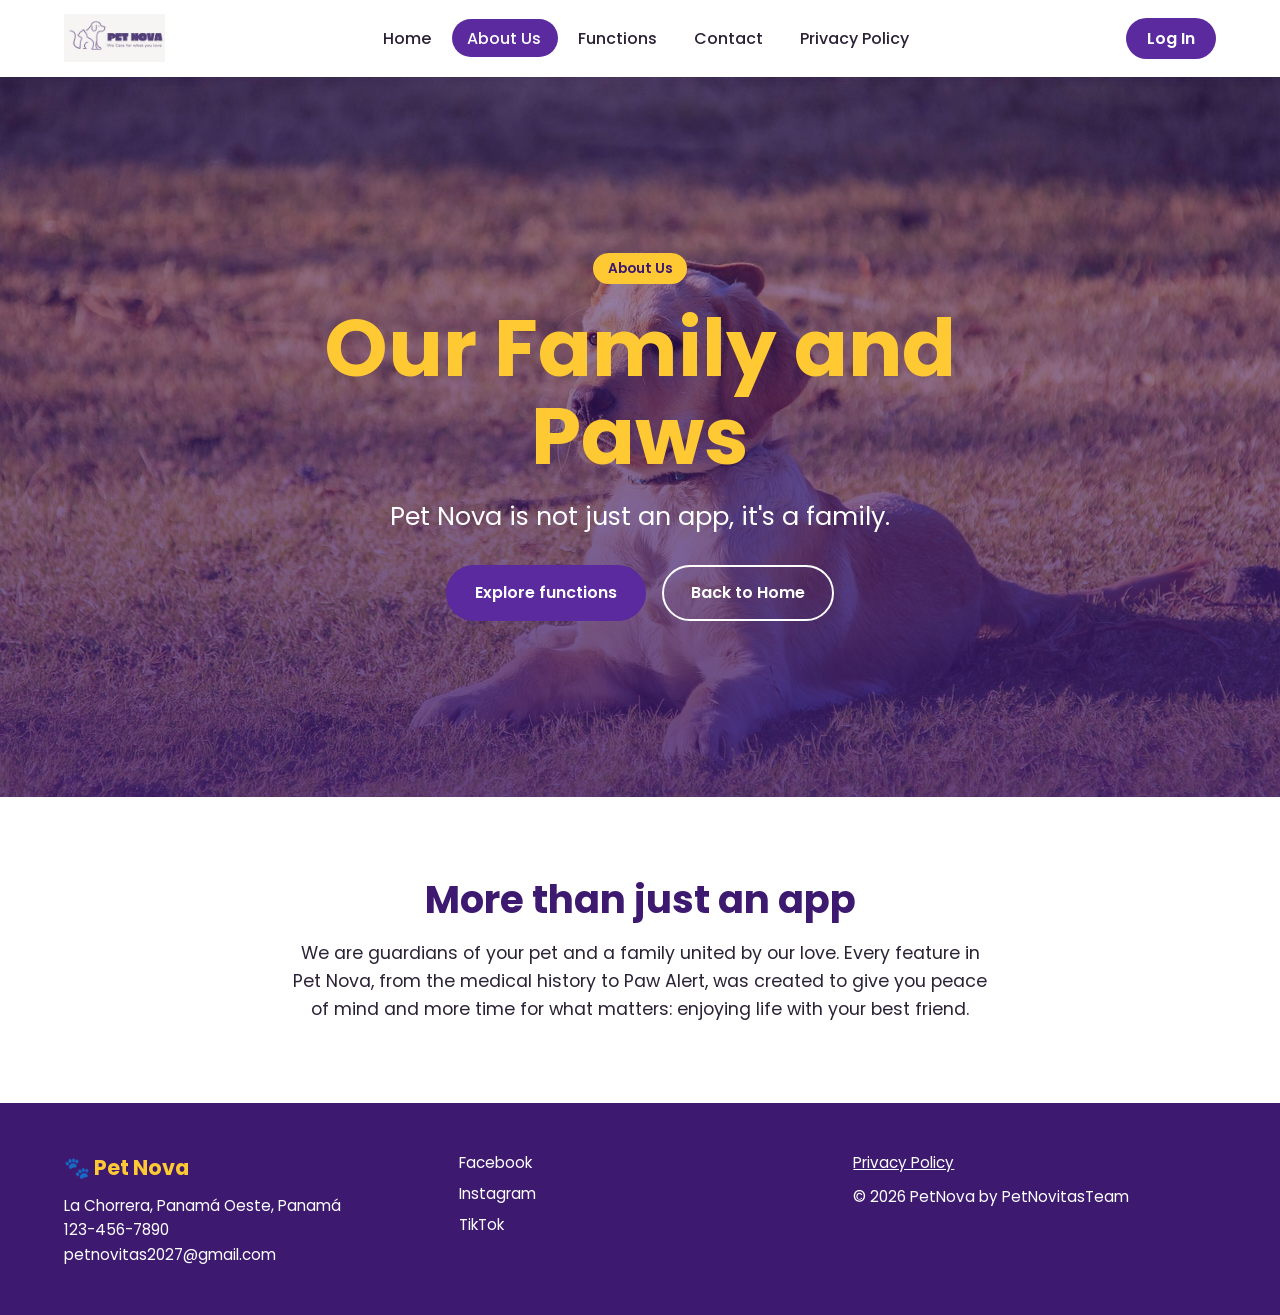
<file: Papita/about-us.html>
<!DOCTYPE html>
<html lang="es">
<head>
    <meta charset="UTF-8">
    <meta name="viewport" content="width=device-width, initial-scale=1.0">
    <meta name="description" content="Pet Nova no es solo una app, es una familia.">
    <title>About Us | Pet Nova</title>
    <link rel="icon" href="img/a.png">
    <link rel="preconnect" href="https://fonts.googleapis.com">
    <link rel="preconnect" href="https://fonts.gstatic.com" crossorigin>
    <link href="https://fonts.googleapis.com/css2?family=Poppins:wght@400;500;600;700&display=swap" rel="stylesheet">
    <link rel="stylesheet" href="css/about-us.css">
</head>
<body>

    <!-- Barra de navegación -->
    <header class="navbar">
        <a href="index.html" class="brand"><img class="brand-logo" src="img/logo.jpg" alt="Pet Nova" width="962" height="458"></a>

        <nav aria-label="Navegación principal">
            <ul>
                <li><a href="index.html">Home</a></li>
                <li><a href="about-us.html" aria-current="page">About Us</a></li>
                <li><a href="functions.html">Functions</a></li>
                <li><a href="contact.html">Contact</a></li>
                <li><a href="privacy-policy.html">Privacy Policy</a></li>
                <li class="nav-cursor" aria-hidden="true"></li>
            </ul>
        </nav>

        <a href="https://nova-p-git-main-pet-nova.vercel.app/" class="login-btn" target="_blank" rel="noopener">Log In</a>
    </header>

    <main>
        <!-- Hero: familia con perro -->
        <section class="family-hero">
            <img class="family-hero-img" src="img/home.jpg"
                 alt="Un perro descansando en el jardín"
                 onerror="this.style.visibility='hidden'">
            <div class="family-hero-text">
                <span class="badge">About Us</span>
                <h1>Our Family and Paws</h1>
                <p>Pet Nova is not just an app, it's a family.</p>
                <div class="hero-buttons">
                    <a href="functions.html" class="btn btn-primary">Explore functions</a>
                    <a href="index.html" class="btn btn-light">Back to Home</a>
                </div>
            </div>
        </section>

        <!-- Nuestra historia -->
        <section class="family-story">
            <h2>More than just an app</h2>
            <p>We are guardians of your pet and a family united by our love. Every feature in Pet Nova, from the medical history to Paw Alert, was created to give you peace of mind and more time for what matters: enjoying life with your best friend.</p>
        </section>
    </main>

    <!-- Pie de página -->
    <footer>
        <div class="footer-info">
            <a href="index.html" class="brand">&#128062; Pet Nova</a>
            <p>La Chorrera, Panamá Oeste, Panamá</p>
            <p>123-456-7890<br>petnovitas2027@gmail.com</p>
        </div>
        <ul class="social">
            <li><a href="http://www.facebook.com" target="_blank" rel="noopener">Facebook</a></li>
            <li><a href="http://www.instagram.com" target="_blank" rel="noopener">Instagram</a></li>
            <li><a href="http://www.tiktok.com" target="_blank" rel="noopener">TikTok</a></li>
        </ul>
        <div class="footer-legal">
            <a href="privacy-policy.html">Privacy Policy</a>
            <p>&copy; 2026 PetNova by PetNovitasTeam</p>
        </div>
    </footer>

    <script src="js/about-us.js"></script>

</body>
</html>
</file>
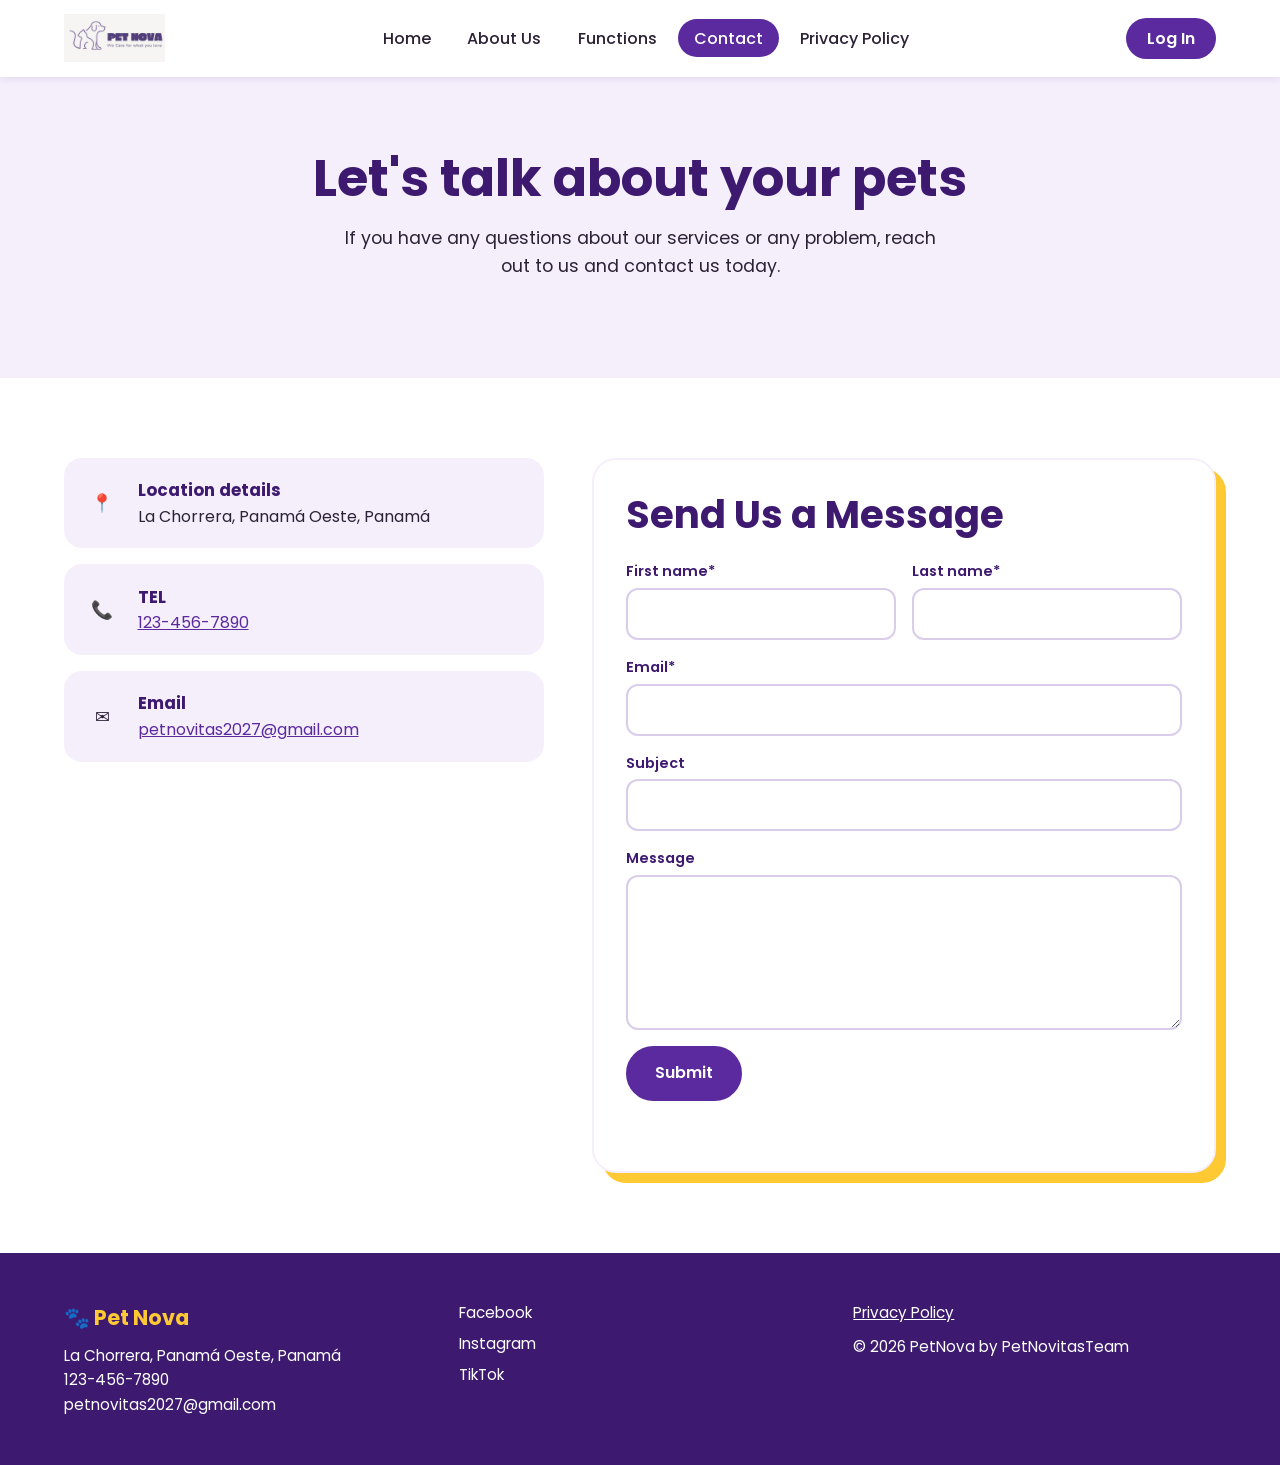
<file: Papita/contact.html>
<!DOCTYPE html>
<html lang="es">
<head>
    <meta charset="UTF-8">
    <meta name="viewport" content="width=device-width, initial-scale=1.0">
    <meta name="description" content="Contacta al equipo de Pet Nova: dirección, teléfono, correo y formulario de mensaje.">
    <title>Contact | Pet Nova</title>
    <link rel="icon" href="img/a.png">
    <link rel="preconnect" href="https://fonts.googleapis.com">
    <link rel="preconnect" href="https://fonts.gstatic.com" crossorigin>
    <link href="https://fonts.googleapis.com/css2?family=Poppins:wght@400;500;600;700&display=swap" rel="stylesheet">
    <link rel="stylesheet" href="css/contact.css">
</head>
<body>

    <!-- Barra de navegación -->
    <header class="navbar">
        <a href="index.html" class="brand"><img class="brand-logo" src="img/logo.jpg" alt="Pet Nova" width="962" height="458"></a>

        <nav aria-label="Navegación principal">
            <ul>
                <li><a href="index.html">Home</a></li>
                <li><a href="about-us.html">About Us</a></li>
                <li><a href="functions.html">Functions</a></li>
                <li><a href="contact.html" aria-current="page">Contact</a></li>
                <li><a href="privacy-policy.html">Privacy Policy</a></li>
                <li class="nav-cursor" aria-hidden="true"></li>
            </ul>
        </nav>

        <a href="https://nova-p-git-main-pet-nova.vercel.app/" class="login-btn" target="_blank" rel="noopener">Log In</a>
    </header>

    <main>
        <!-- Hero -->
        <section class="page-hero">
            <h1>Let's talk about your pets</h1>
            <p>If you have any questions about our services or any problem, reach out to us and contact us today.</p>
        </section>

        <section class="contact-grid">
            <div class="info-list">
                <article class="info-card"><span class="place-icon" aria-hidden="true">&#128205;</span><div><h3>Location details</h3><p>La Chorrera, Panamá Oeste, Panamá</p></div></article>
                <article class="info-card"><span class="place-icon" aria-hidden="true">&#128222;</span><div><h3>TEL</h3><p><a href="tel:1234567890">123-456-7890</a></p></div></article>
                <article class="info-card"><span class="place-icon" aria-hidden="true">&#9993;</span><div><h3>Email</h3><p><a href="mailto:petnovitas2027@gmail.com">petnovitas2027@gmail.com</a></p></div></article>
            </div>

            <form id="contact-form" class="contact-form" novalidate>
                <h2>Send Us a Message</h2>
                <div class="form-row">
                    <div class="field">
                        <label for="first-name">First name*</label>
                        <input id="first-name" name="first-name" type="text" autocomplete="given-name" required>
                    </div>
                    <div class="field">
                        <label for="last-name">Last name*</label>
                        <input id="last-name" name="last-name" type="text" autocomplete="family-name" required>
                    </div>
                </div>
                <div class="field">
                    <label for="email">Email*</label>
                    <input id="email" name="email" type="email" autocomplete="email" required>
                </div>
                <div class="field">
                    <label for="subject">Subject</label>
                    <input id="subject" name="subject" type="text">
                </div>
                <div class="field">
                    <label for="message">Message</label>
                    <textarea id="message" name="message" rows="5"></textarea>
                </div>
                <button type="submit" class="btn btn-primary">Submit</button>
                <p class="form-status" role="status" aria-live="polite"></p>
            </form>
        </section>
    </main>

    <!-- Pie de página -->
    <footer>
        <div class="footer-info">
            <a href="index.html" class="brand">&#128062; Pet Nova</a>
            <p>La Chorrera, Panamá Oeste, Panamá</p>
            <p>123-456-7890<br>petnovitas2027@gmail.com</p>
        </div>
        <ul class="social">
            <li><a href="http://www.facebook.com" target="_blank" rel="noopener">Facebook</a></li>
            <li><a href="http://www.instagram.com" target="_blank" rel="noopener">Instagram</a></li>
            <li><a href="http://www.tiktok.com" target="_blank" rel="noopener">TikTok</a></li>
        </ul>
        <div class="footer-legal">
            <a href="privacy-policy.html">Privacy Policy</a>
            <p>&copy; 2026 PetNova by PetNovitasTeam</p>
        </div>
    </footer>

    <script src="js/contact.js"></script>

</body>
</html>
</file>
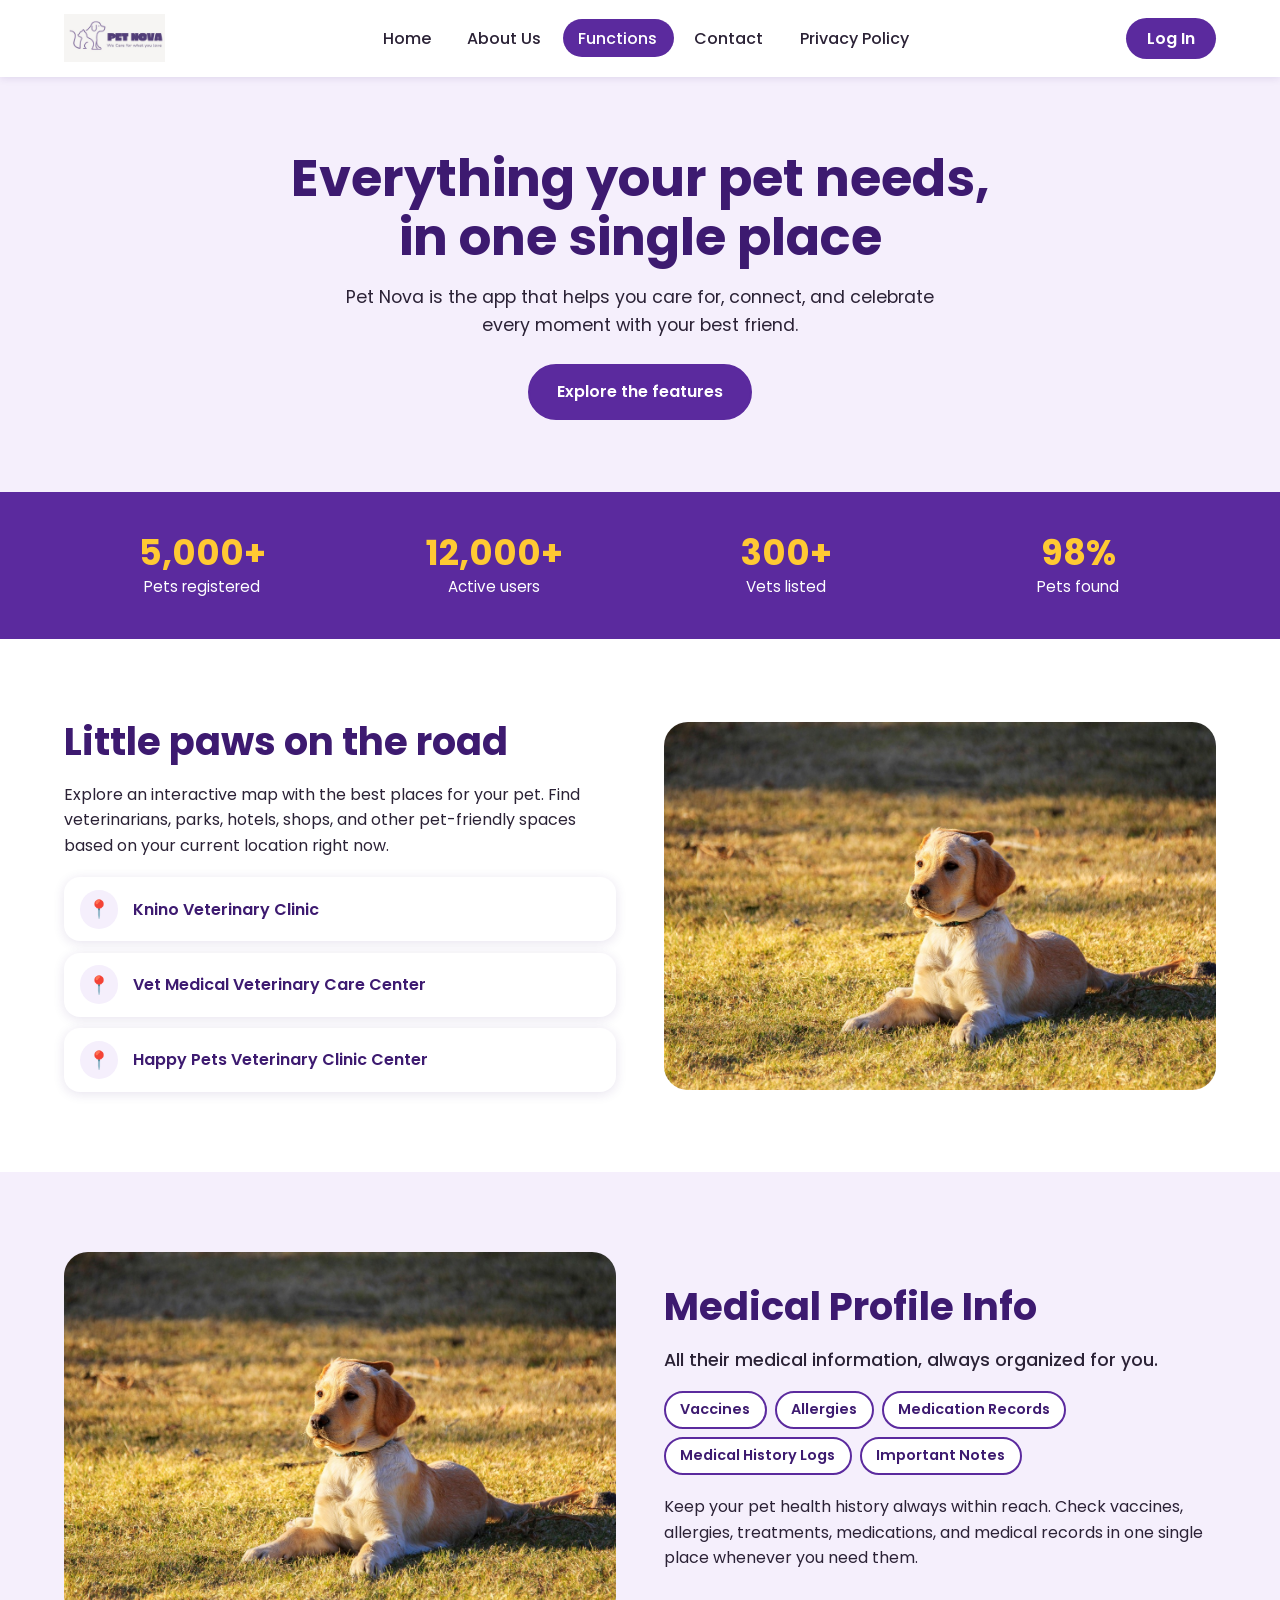
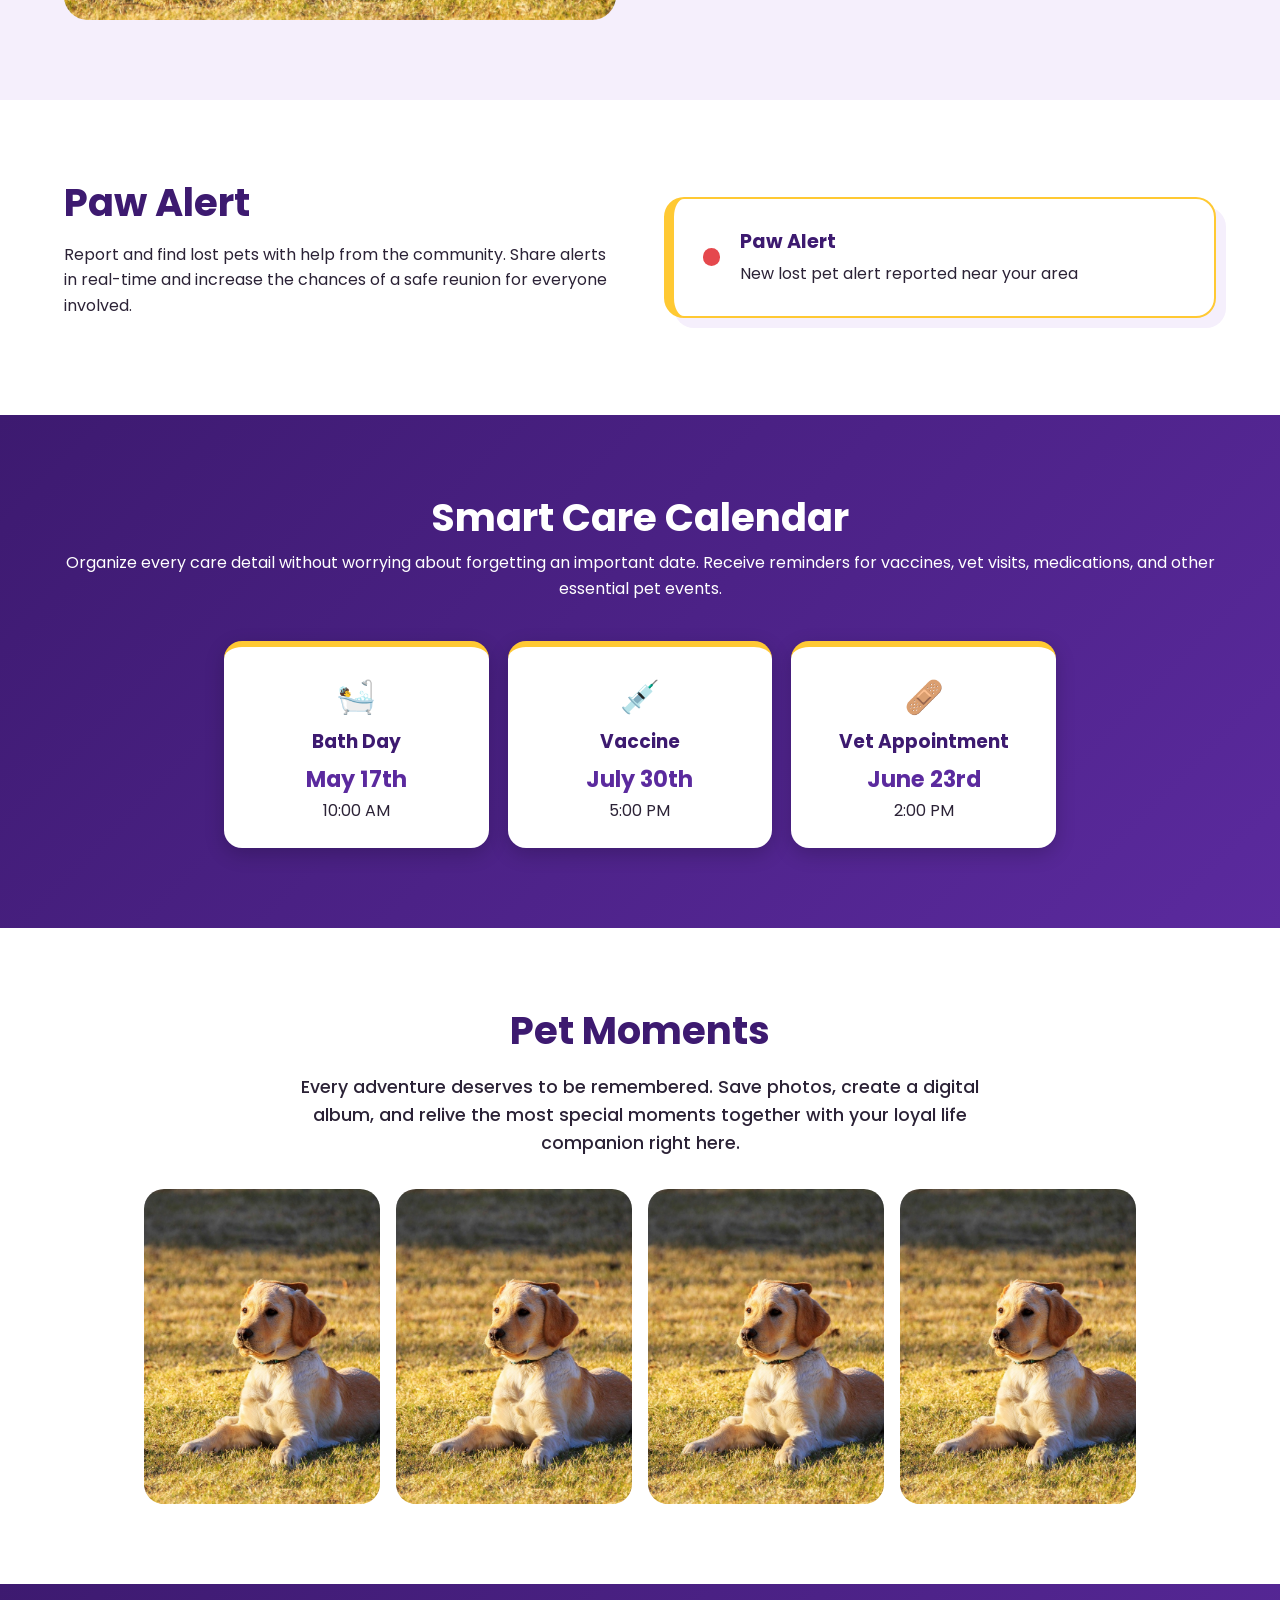
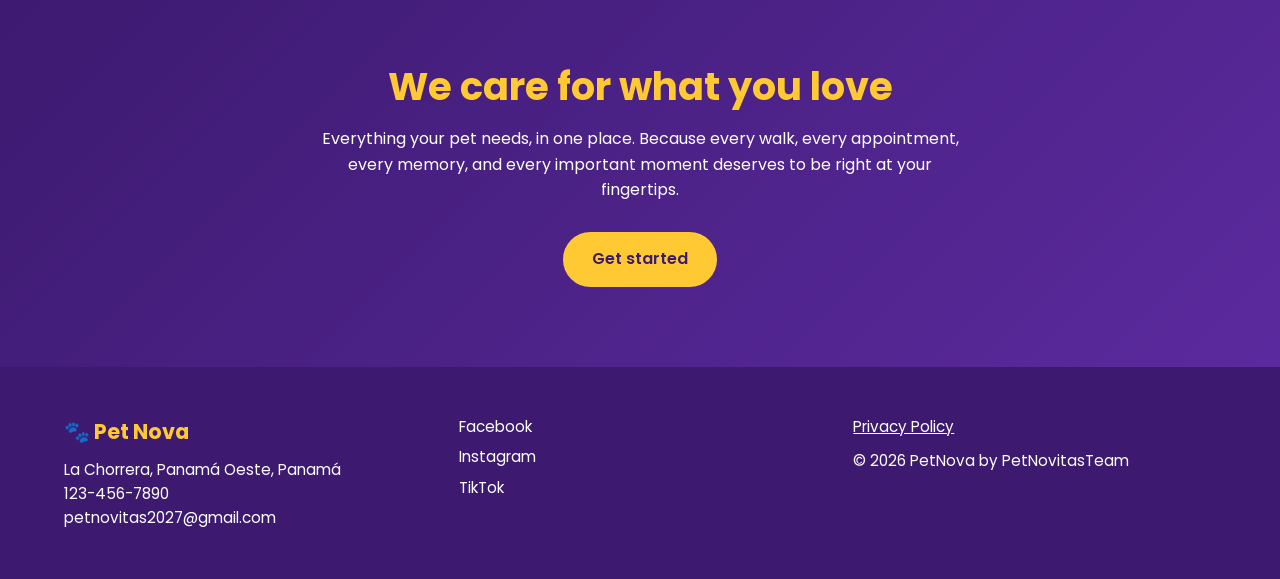
<file: Papita/functions.html>
<!DOCTYPE html>
<html lang="es">
<head>
    <meta charset="UTF-8">
    <meta name="viewport" content="width=device-width, initial-scale=1.0">
    <meta name="description" content="Historial médico, Alerta Paw, Mapa Pet, calendario inteligente y más en Pet Nova.">
    <title>Functions | Pet Nova</title>
    <link rel="icon" href="img/a.png">
    <link rel="preconnect" href="https://fonts.googleapis.com">
    <link rel="preconnect" href="https://fonts.gstatic.com" crossorigin>
    <link href="https://fonts.googleapis.com/css2?family=Poppins:wght@400;500;600;700&display=swap" rel="stylesheet">
    <link rel="stylesheet" href="css/functions.css">
</head>
<body>

    <!-- Barra de navegación -->
    <header class="navbar">
        <a href="index.html" class="brand"><img class="brand-logo" src="img/logo.jpg" alt="Pet Nova" width="962" height="458"></a>

        <nav aria-label="Navegación principal">
            <ul>
                <li><a href="index.html">Home</a></li>
                <li><a href="about-us.html">About Us</a></li>
                <li><a href="functions.html" aria-current="page">Functions</a></li>
                <li><a href="contact.html">Contact</a></li>
                <li><a href="privacy-policy.html">Privacy Policy</a></li>
                <li class="nav-cursor" aria-hidden="true"></li>
            </ul>
        </nav>

        <a href="https://nova-p-git-main-pet-nova.vercel.app/" class="login-btn" target="_blank" rel="noopener">Log In</a>
    </header>

    <main>
        <!-- Hero -->
        <section class="page-hero">
            <h1>Everything your pet needs, in one single place</h1>
            <p>Pet Nova is the app that helps you care for, connect, and celebrate every moment with your best friend.</p>
            <div class="hero-buttons">
                <a href="https://nova-p-git-main-pet-nova.vercel.app/" class="btn btn-primary" target="_blank" rel="noopener">Explore the features</a>
            </div>
        </section>

        <!-- Estadísticas (se animan con js/functions.js) -->
        <section class="stats" aria-label="Pet Nova en cifras">
            <div class="stat"><strong data-count="5000" data-suffix="+">5,000+</strong><span>Pets registered</span></div>
            <div class="stat"><strong data-count="12000" data-suffix="+">12,000+</strong><span>Active users</span></div>
            <div class="stat"><strong data-count="300" data-suffix="+">300+</strong><span>Vets listed</span></div>
            <div class="stat"><strong data-count="98" data-suffix="%">98%</strong><span>Pets found</span></div>
        </section>

        <!-- Pet Map -->
        <section id="pet-map" class="split">
            <div>
                <h2>Little paws on the road</h2>
                <p>Explore an interactive map with the best places for your pet. Find veterinarians, parks, hotels, shops, and other pet-friendly spaces based on your current location right now.</p>
                <ul class="place-list">
                    <li class="place-card"><span class="place-icon" aria-hidden="true">&#128205;</span>Knino Veterinary Clinic</li>
                    <li class="place-card"><span class="place-icon" aria-hidden="true">&#128205;</span>Vet Medical Veterinary Care Center</li>
                    <li class="place-card"><span class="place-icon" aria-hidden="true">&#128205;</span>Happy Pets Veterinary Clinic Center</li>
                </ul>
            </div>
            <img src="https://static.wixstatic.com/media/50cddc_c4d21591e8a046c68bef704e4d6250c3~mv2.webp/v1/crop/x_126,y_62,w_1057,h_674/fill/w_803,h_512,al_c,q_85,usm_0.66_1.00_0.01,enc_auto/Gemini_Generated_Image_p2rnytp2rnytp2rn.webp" alt="Pantalla del Mapa Pet" width="803" height="512" loading="lazy" onerror="this.onerror=null;this.src='img/home.jpg'">
        </section>

        <!-- Perfil médico -->
        <section id="medical" class="split split--reverse section-lavender">
            <div>
                <h2>Medical Profile Info</h2>
                <p class="lead">All their medical information, always organized for you.</p>
                <ul class="chips">
                    <li class="chip">Vaccines</li>
                    <li class="chip">Allergies</li>
                    <li class="chip">Medication Records</li>
                    <li class="chip">Medical History Logs</li>
                    <li class="chip">Important Notes</li>
                </ul>
                <p>Keep your pet health history always within reach. Check vaccines, allergies, treatments, medications, and medical records in one single place whenever you need them.</p>
            </div>
            <img src="https://static.wixstatic.com/media/fa0bcc99a6db89f23698e356db6d1c66.png/v1/fill/w_600,h_531,al_c,q_85,enc_auto/Primer%20plano%20de%20la%20cara%20del%20perro.png" alt="Primer plano de la cara de un perro" width="600" height="531" loading="lazy" onerror="this.onerror=null;this.src='img/home.jpg'">
        </section>

        <!-- Paw Alert -->
        <section id="paw-alert" class="split">
            <div>
                <h2>Paw Alert</h2>
                <p>Report and find lost pets with help from the community. Share alerts in real-time and increase the chances of a safe reunion for everyone involved.</p>
            </div>
            <div class="alert-demo" role="img" aria-label="Ejemplo de alerta de mascota perdida">
                <span class="alert-dot" aria-hidden="true"></span>
                <div>
                    <strong>Paw Alert</strong>
                    <p>New lost pet alert reported near your area</p>
                </div>
            </div>
        </section>

        <!-- Calendario -->
        <section id="calendar" class="features">
            <h2>Smart Care Calendar</h2>
            <p class="section-sub">Organize every care detail without worrying about forgetting an important date. Receive reminders for vaccines, vet visits, medications, and other essential pet events.</p>
            <div class="calendar-grid">
                <article class="event-card"><span class="event-icon" aria-hidden="true">&#128704;</span><h3>Bath Day</h3><p class="event-date">May 17th</p><p>10:00 AM</p></article>
                <article class="event-card"><span class="event-icon" aria-hidden="true">&#128137;</span><h3>Vaccine</h3><p class="event-date">July 30th</p><p>5:00 PM</p></article>
                <article class="event-card"><span class="event-icon" aria-hidden="true">&#129657;</span><h3>Vet Appointment</h3><p class="event-date">June 23rd</p><p>2:00 PM</p></article>
            </div>
        </section>

        <!-- Pet Moments -->
        <section id="moments" class="moments">
            <h2>Pet Moments</h2>
            <p class="lead">Every adventure deserves to be remembered. Save photos, create a digital album, and relive the most special moments together with your loyal life companion right here.</p>
            <div class="gallery">
                <img src="https://static.wixstatic.com/media/a0e660e8fcc34399bdb48bb6a022131a.jpg/v1/fill/w_980,h_716,al_c,q_85,usm_0.66_1.00_0.01,enc_auto/H%C3%A1mster%20en%20rueda.jpg" alt="Hámster en una rueda" loading="lazy" width="400" height="500" onerror="this.onerror=null;this.src='img/home.jpg'">
                <img src="https://static.wixstatic.com/media/11062b_986da450976c4f598e1519f5748d7316~mv2.jpg/v1/fill/w_980,h_1388,al_c,q_85,usm_0.66_1.00_0.01,enc_auto/Perro%20Criando%20Pata.jpg" alt="Perro levantando la pata" loading="lazy" width="400" height="500" onerror="this.onerror=null;this.src='img/home.jpg'">
                <img src="https://static.wixstatic.com/media/67241091f26e4d22a65ed2a054b0803d.jpg/v1/fill/w_980,h_980,al_c,q_85,usm_0.66_1.00_0.01,enc_auto/Gato%20con%20pajarita.jpg" alt="Gato con pajarita" loading="lazy" width="400" height="500" onerror="this.onerror=null;this.src='img/home.jpg'">
                <img src="https://static.wixstatic.com/media/2ae04a3a21be4939bcf7dc3b8353981d.jpg/v1/fill/w_980,h_1470,al_c,q_85,usm_0.66_1.00_0.01,enc_auto/Perros%20felices%20juntos.jpg" alt="Perros felices juntos" loading="lazy" width="400" height="500" onerror="this.onerror=null;this.src='img/home.jpg'">
            </div>
        </section>

        <!-- CTA final -->
        <section class="cta">
            <h2>We care for what you love</h2>
            <p>Everything your pet needs, in one place. Because every walk, every appointment, every memory, and every important moment deserves to be right at your fingertips.</p>
            <a href="https://nova-p-git-main-pet-nova.vercel.app/" class="btn btn-yellow" target="_blank" rel="noopener">Get started</a>
        </section>
    </main>

    <!-- Pie de página -->
    <footer>
        <div class="footer-info">
            <a href="index.html" class="brand">&#128062; Pet Nova</a>
            <p>La Chorrera, Panamá Oeste, Panamá</p>
            <p>123-456-7890<br>petnovitas2027@gmail.com</p>
        </div>
        <ul class="social">
            <li><a href="http://www.facebook.com" target="_blank" rel="noopener">Facebook</a></li>
            <li><a href="http://www.instagram.com" target="_blank" rel="noopener">Instagram</a></li>
            <li><a href="http://www.tiktok.com" target="_blank" rel="noopener">TikTok</a></li>
        </ul>
        <div class="footer-legal">
            <a href="privacy-policy.html">Privacy Policy</a>
            <p>&copy; 2026 PetNova by PetNovitasTeam</p>
        </div>
    </footer>

    <script src="js/functions.js"></script>

</body>
</html>
</file>
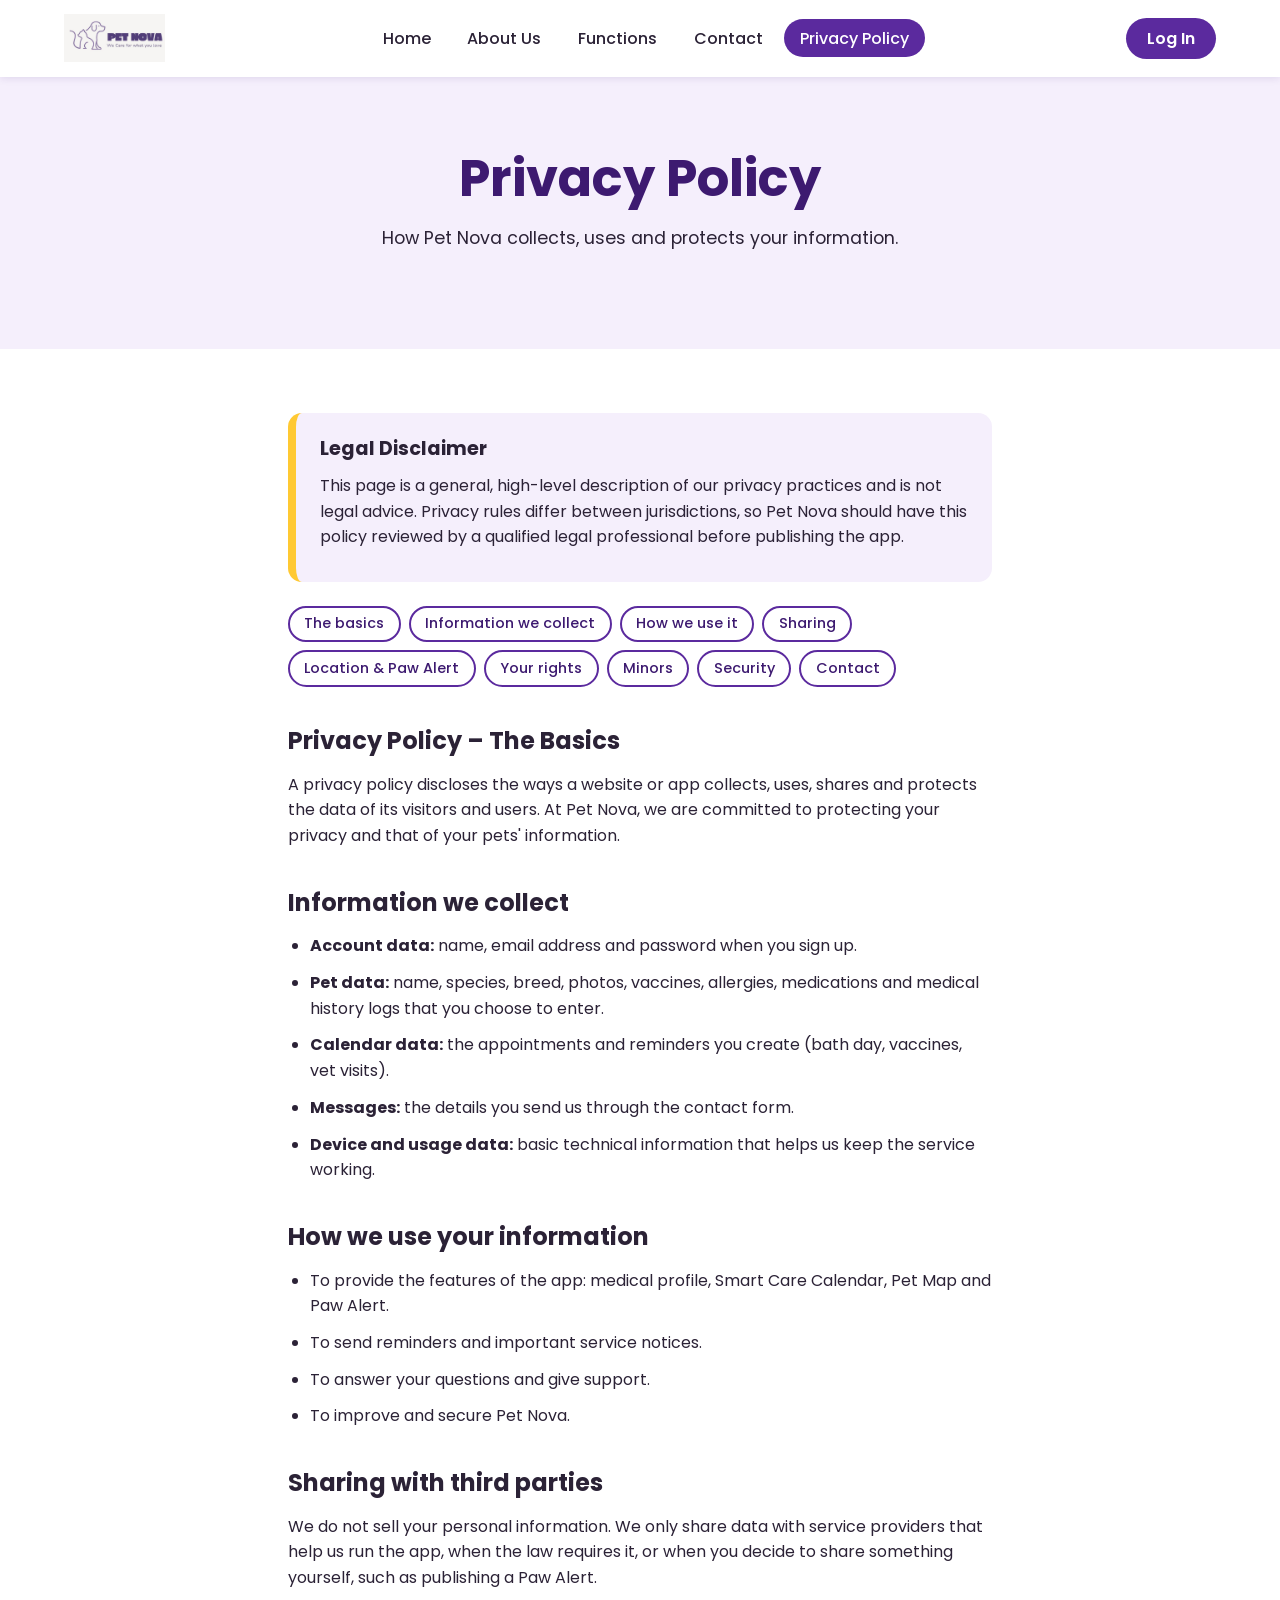
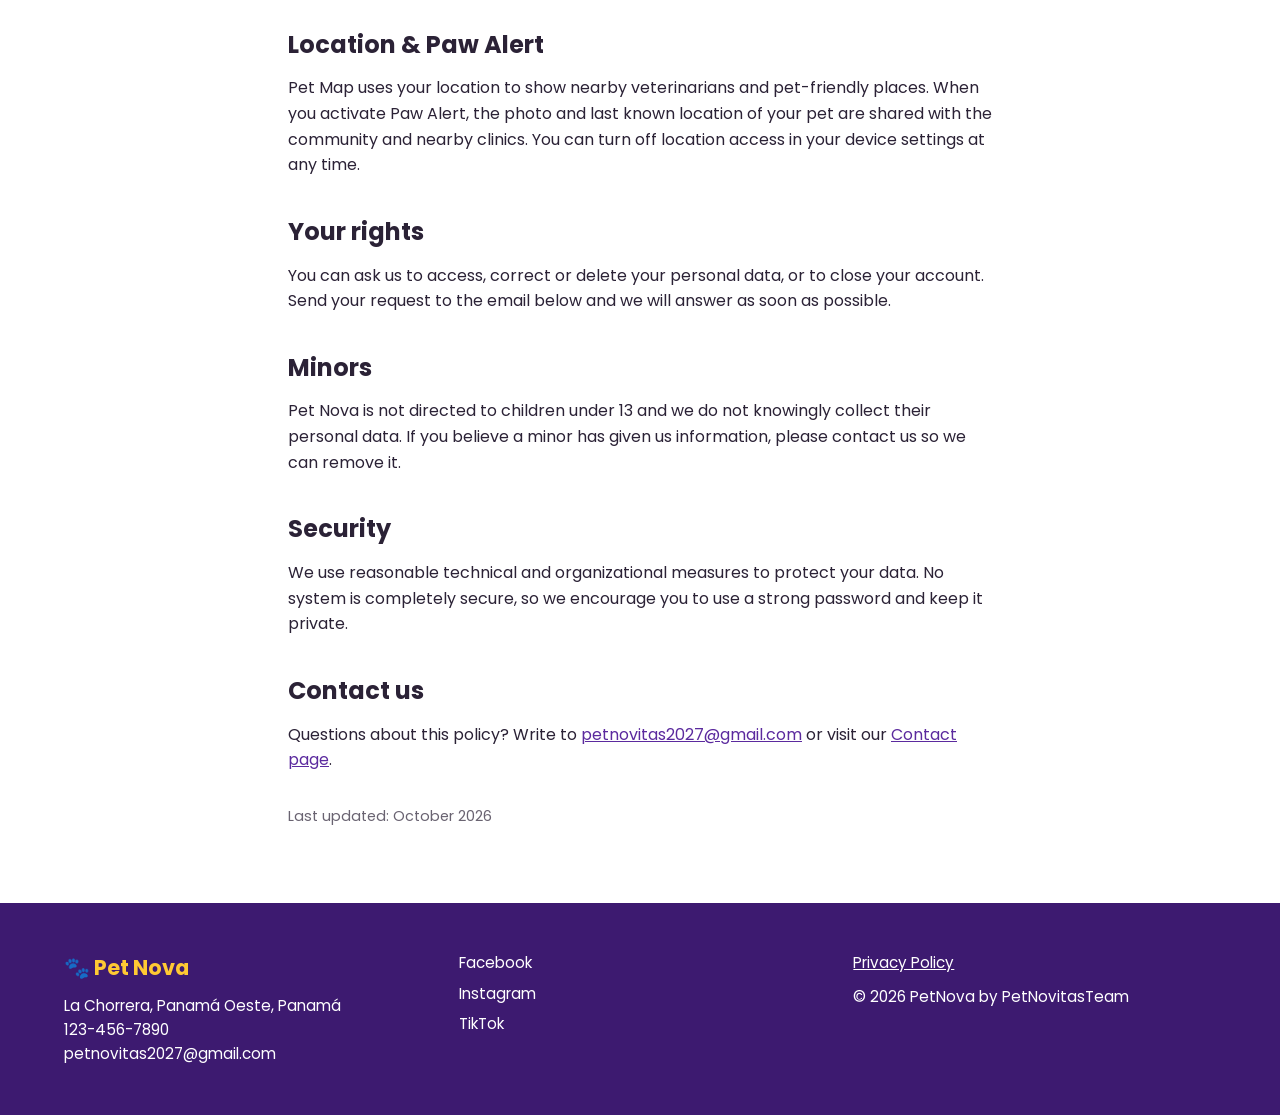
<file: Papita/privacy-policy.html>
<!DOCTYPE html>
<html lang="es">
<head>
    <meta charset="UTF-8">
    <meta name="viewport" content="width=device-width, initial-scale=1.0">
    <meta name="description" content="Política de privacidad de Pet Nova.">
    <title>Privacy Policy | Pet Nova</title>
    <link rel="icon" href="img/a.png">
    <link rel="preconnect" href="https://fonts.googleapis.com">
    <link rel="preconnect" href="https://fonts.gstatic.com" crossorigin>
    <link href="https://fonts.googleapis.com/css2?family=Poppins:wght@400;500;600;700&display=swap" rel="stylesheet">
    <link rel="stylesheet" href="css/privacy-policy.css">
</head>
<body>

    <!-- Barra de navegación -->
    <header class="navbar">
        <a href="index.html" class="brand"><img class="brand-logo" src="img/logo.jpg" alt="Pet Nova" width="962" height="458"></a>

        <nav aria-label="Navegación principal">
            <ul>
                <li><a href="index.html">Home</a></li>
                <li><a href="about-us.html">About Us</a></li>
                <li><a href="functions.html">Functions</a></li>
                <li><a href="contact.html">Contact</a></li>
                <li><a href="privacy-policy.html" aria-current="page">Privacy Policy</a></li>
                <li class="nav-cursor" aria-hidden="true"></li>
            </ul>
        </nav>

        <a href="https://nova-p-git-main-pet-nova.vercel.app/" class="login-btn" target="_blank" rel="noopener">Log In</a>
    </header>

    <main>
        <section class="page-hero">
            <h1>Privacy Policy</h1>
            <p>How Pet Nova collects, uses and protects your information.</p>
        </section>

        <article class="policy">
            <div class="disclaimer">
                <h2>Legal Disclaimer</h2>
                <p>This page is a general, high-level description of our privacy practices and is not legal advice. Privacy rules differ between jurisdictions, so Pet Nova should have this policy reviewed by a qualified legal professional before publishing the app.</p>
            </div>

            <nav class="policy-toc" aria-label="Contents">
                <a href="#basics">The basics</a>
                <a href="#collect">Information we collect</a>
                <a href="#use">How we use it</a>
                <a href="#sharing">Sharing</a>
                <a href="#location">Location &amp; Paw Alert</a>
                <a href="#rights">Your rights</a>
                <a href="#minors">Minors</a>
                <a href="#security">Security</a>
                <a href="#contact-us">Contact</a>
            </nav>

            <h2 id="basics">Privacy Policy &ndash; The Basics</h2>
            <p>A privacy policy discloses the ways a website or app collects, uses, shares and protects the data of its visitors and users. At Pet Nova, we are committed to protecting your privacy and that of your pets' information.</p>

            <h2 id="collect">Information we collect</h2>
            <ul>
                <li><strong>Account data:</strong> name, email address and password when you sign up.</li>
                <li><strong>Pet data:</strong> name, species, breed, photos, vaccines, allergies, medications and medical history logs that you choose to enter.</li>
                <li><strong>Calendar data:</strong> the appointments and reminders you create (bath day, vaccines, vet visits).</li>
                <li><strong>Messages:</strong> the details you send us through the contact form.</li>
                <li><strong>Device and usage data:</strong> basic technical information that helps us keep the service working.</li>
            </ul>

            <h2 id="use">How we use your information</h2>
            <ul>
                <li>To provide the features of the app: medical profile, Smart Care Calendar, Pet Map and Paw Alert.</li>
                <li>To send reminders and important service notices.</li>
                <li>To answer your questions and give support.</li>
                <li>To improve and secure Pet Nova.</li>
            </ul>

            <h2 id="sharing">Sharing with third parties</h2>
            <p>We do not sell your personal information. We only share data with service providers that help us run the app, when the law requires it, or when you decide to share something yourself, such as publishing a Paw Alert.</p>

            <h2 id="location">Location &amp; Paw Alert</h2>
            <p>Pet Map uses your location to show nearby veterinarians and pet-friendly places. When you activate Paw Alert, the photo and last known location of your pet are shared with the community and nearby clinics. You can turn off location access in your device settings at any time.</p>

            <h2 id="rights">Your rights</h2>
            <p>You can ask us to access, correct or delete your personal data, or to close your account. Send your request to the email below and we will answer as soon as possible.</p>

            <h2 id="minors">Minors</h2>
            <p>Pet Nova is not directed to children under 13 and we do not knowingly collect their personal data. If you believe a minor has given us information, please contact us so we can remove it.</p>

            <h2 id="security">Security</h2>
            <p>We use reasonable technical and organizational measures to protect your data. No system is completely secure, so we encourage you to use a strong password and keep it private.</p>

            <h2 id="contact-us">Contact us</h2>
            <p>Questions about this policy? Write to <a href="mailto:petnovitas2027@gmail.com">petnovitas2027@gmail.com</a> or visit our <a href="contact.html">Contact page</a>.</p>
            <p class="updated">Last updated: October 2026</p>
        </article>
    </main>

    <!-- Pie de página -->
    <footer>
        <div class="footer-info">
            <a href="index.html" class="brand">&#128062; Pet Nova</a>
            <p>La Chorrera, Panamá Oeste, Panamá</p>
            <p>123-456-7890<br>petnovitas2027@gmail.com</p>
        </div>
        <ul class="social">
            <li><a href="http://www.facebook.com" target="_blank" rel="noopener">Facebook</a></li>
            <li><a href="http://www.instagram.com" target="_blank" rel="noopener">Instagram</a></li>
            <li><a href="http://www.tiktok.com" target="_blank" rel="noopener">TikTok</a></li>
        </ul>
        <div class="footer-legal">
            <a href="privacy-policy.html">Privacy Policy</a>
            <p>&copy; 2026 PetNova by PetNovitasTeam</p>
        </div>
    </footer>

    <script src="js/privacy-policy.js"></script>

</body>
</html>
</file>
<file: Papita/css/about-us.css>
/* =====================================================
   Pet Nova – css/about-us.css
   Estilos exclusivos de la página About Us (about-us.html)
   ===================================================== */

:root {
    --purple: #5b2a9e;
    --purple-dark: #3d1a70;
    --lavender: #f5effc;
    --yellow: #ffc933;
    --text: #2b2236;
    --white: #ffffff;
}

* { box-sizing: border-box; margin: 0; padding: 0; }
html { scroll-behavior: smooth; }

body {
    font-family: "Poppins", system-ui, sans-serif;
    color: var(--text);
    background: var(--white);
    line-height: 1.6;
}

img { max-width: 100%; height: auto; display: block; }
a { color: inherit; text-decoration: none; }
ul { list-style: none; }
a:focus-visible, .btn:focus-visible { outline: 3px solid var(--yellow); outline-offset: 3px; }

section h2 { font-size: clamp(1.7rem, 3.5vw, 2.4rem); color: var(--purple-dark); line-height: 1.2; }

/* ---------- Navbar ---------- */
.navbar {
    position: sticky;
    top: 0;
    z-index: 10;
    display: flex;
    align-items: center;
    justify-content: space-between;
    gap: 1.5rem;
    padding: 0.9rem 5%;
    background: var(--white);
    box-shadow: 0 1px 8px rgba(61, 26, 112, 0.12);
}
.brand { display: flex; align-items: center; font-weight: 700; font-size: 1.3rem; color: var(--purple); }
.brand-logo { height: 48px; width: auto; mix-blend-mode: multiply; }
.navbar nav ul { position: relative; display: flex; gap: 0.3rem; }
.navbar nav a {
    position: relative;
    z-index: 1;
    display: block;
    font-weight: 500;
    padding: 0.4rem 1rem;
    border-radius: 999px;
    transition: color 0.3s;
}
.navbar nav a.is-under { color: var(--white); }
.nav-cursor {
    position: absolute;
    top: 0;
    left: 0;
    z-index: 0;
    opacity: 0;
    background: var(--purple);
    border-radius: 999px;
    pointer-events: none;
    transition: transform 0.4s cubic-bezier(0.34, 1.35, 0.64, 1), width 0.4s ease, height 0.4s ease, opacity 0.3s;
}
.login-btn {
    background: var(--purple);
    color: var(--white);
    padding: 0.5rem 1.3rem;
    border-radius: 999px;
    font-weight: 600;
}
.login-btn:hover { background: var(--purple-dark); }

/* ---------- Footer ---------- */
footer {
    display: grid;
    grid-template-columns: repeat(3, 1fr);
    gap: 2rem;
    padding: 3rem 5%;
    background: var(--purple-dark);
    color: var(--white);
    font-size: 0.95rem;
}
footer .brand { color: var(--yellow); display: inline-block; margin-bottom: 0.6rem; }
.social { display: flex; flex-direction: column; gap: 0.4rem; }
.social a:hover, .footer-legal a:hover { color: var(--yellow); }
.footer-legal a { display: inline-block; margin-bottom: 0.6rem; text-decoration: underline; }

/* ---------- Botones ---------- */
.hero-buttons { display: flex; flex-wrap: wrap; gap: 1rem; }
.btn {
    display: inline-block;
    padding: 0.8rem 1.7rem;
    border-radius: 999px;
    font-weight: 600;
    border: 2px solid var(--purple);
    transition: background 0.2s, color 0.2s;
}
.btn-primary { background: var(--purple); color: var(--white); }
.btn-primary:hover { background: var(--purple-dark); border-color: var(--purple-dark); }
.btn-outline { color: var(--purple); }
.btn-outline:hover { background: var(--purple); color: var(--white); }

/* ---------- Etiqueta ---------- */
.badge {
    display: inline-block;
    background: var(--yellow);
    color: var(--purple-dark);
    font-weight: 600;
    font-size: 0.85rem;
    padding: 0.3rem 0.9rem;
    border-radius: 999px;
    margin-bottom: 1.2rem;
}

/* ---------- About Us: familia con perro ---------- */
.family-hero {
    position: relative;
    min-height: 80vh;
    display: grid;
    place-items: center;
    padding: 5rem 5%;
    text-align: center;
    color: var(--white);
    background: linear-gradient(135deg, var(--purple-dark), var(--purple));
    overflow: hidden;
}
.family-hero-img { position: absolute; inset: 0; width: 100%; height: 100%; object-fit: cover; }
.family-hero::after {
    content: "";
    position: absolute;
    inset: 0;
    background: linear-gradient(180deg, rgba(61, 26, 112, 0.45), rgba(61, 26, 112, 0.8));
}
.family-hero-text { position: relative; z-index: 1; max-width: 46rem; }
.family-hero h1 {
    font-size: clamp(2.6rem, 7vw, 5rem);
    line-height: 1.1;
    color: var(--yellow);
    margin-bottom: 1rem;
}
.family-hero p { font-size: clamp(1.1rem, 2.5vw, 1.6rem); margin: 0 auto 1.8rem; }
.family-hero .hero-buttons { justify-content: center; }
.btn-light { color: var(--white); border-color: var(--white); }
.btn-light:hover { background: var(--white); color: var(--purple-dark); }

.family-story { padding: 5rem 5%; text-align: center; }
.family-story p { max-width: 44rem; margin: 1rem auto 0; font-size: 1.1rem; }

/* ---------- Responsive ---------- */
@media (max-width: 860px) {
    .navbar { flex-wrap: wrap; justify-content: center; }
    .navbar nav ul { flex-wrap: wrap; justify-content: center; gap: 0.3rem; }
    footer { grid-template-columns: 1fr; text-align: center; }
    .social { align-items: center; }
}
@media (prefers-reduced-motion: reduce) {
    .nav-cursor { transition: none; }
}
</file>
<file: Papita/css/contact.css>
/* =====================================================
   Pet Nova – css/contact.css
   Estilos exclusivos de la página Contact (contact.html)
   ===================================================== */

:root {
    --purple: #5b2a9e;
    --purple-dark: #3d1a70;
    --lavender: #f5effc;
    --yellow: #ffc933;
    --text: #2b2236;
    --white: #ffffff;
}

* { box-sizing: border-box; margin: 0; padding: 0; }
html { scroll-behavior: smooth; }

body {
    font-family: "Poppins", system-ui, sans-serif;
    color: var(--text);
    background: var(--white);
    line-height: 1.6;
}

img { max-width: 100%; height: auto; display: block; }
a { color: inherit; text-decoration: none; }
ul { list-style: none; }
a:focus-visible, .btn:focus-visible { outline: 3px solid var(--yellow); outline-offset: 3px; }

section h2 { font-size: clamp(1.7rem, 3.5vw, 2.4rem); color: var(--purple-dark); line-height: 1.2; }

/* ---------- Navbar ---------- */
.navbar {
    position: sticky;
    top: 0;
    z-index: 10;
    display: flex;
    align-items: center;
    justify-content: space-between;
    gap: 1.5rem;
    padding: 0.9rem 5%;
    background: var(--white);
    box-shadow: 0 1px 8px rgba(61, 26, 112, 0.12);
}
.brand { display: flex; align-items: center; font-weight: 700; font-size: 1.3rem; color: var(--purple); }
.brand-logo { height: 48px; width: auto; mix-blend-mode: multiply; }
.navbar nav ul { position: relative; display: flex; gap: 0.3rem; }
.navbar nav a {
    position: relative;
    z-index: 1;
    display: block;
    font-weight: 500;
    padding: 0.4rem 1rem;
    border-radius: 999px;
    transition: color 0.3s;
}
.navbar nav a.is-under { color: var(--white); }
.nav-cursor {
    position: absolute;
    top: 0;
    left: 0;
    z-index: 0;
    opacity: 0;
    background: var(--purple);
    border-radius: 999px;
    pointer-events: none;
    transition: transform 0.4s cubic-bezier(0.34, 1.35, 0.64, 1), width 0.4s ease, height 0.4s ease, opacity 0.3s;
}
.login-btn {
    background: var(--purple);
    color: var(--white);
    padding: 0.5rem 1.3rem;
    border-radius: 999px;
    font-weight: 600;
}
.login-btn:hover { background: var(--purple-dark); }

/* ---------- Footer ---------- */
footer {
    display: grid;
    grid-template-columns: repeat(3, 1fr);
    gap: 2rem;
    padding: 3rem 5%;
    background: var(--purple-dark);
    color: var(--white);
    font-size: 0.95rem;
}
footer .brand { color: var(--yellow); display: inline-block; margin-bottom: 0.6rem; }
.social { display: flex; flex-direction: column; gap: 0.4rem; }
.social a:hover, .footer-legal a:hover { color: var(--yellow); }
.footer-legal a { display: inline-block; margin-bottom: 0.6rem; text-decoration: underline; }

/* ---------- Botones ---------- */
.hero-buttons { display: flex; flex-wrap: wrap; gap: 1rem; }
.btn {
    display: inline-block;
    padding: 0.8rem 1.7rem;
    border-radius: 999px;
    font-weight: 600;
    border: 2px solid var(--purple);
    transition: background 0.2s, color 0.2s;
}
.btn-primary { background: var(--purple); color: var(--white); }
.btn-primary:hover { background: var(--purple-dark); border-color: var(--purple-dark); }
.btn-outline { color: var(--purple); }
.btn-outline:hover { background: var(--purple); color: var(--white); }

/* ---------- Encabezado de página ---------- */
.page-hero {
    padding: 4.5rem 5%;
    text-align: center;
    background: var(--lavender);
}
.page-hero h1 {
    font-size: clamp(2rem, 5vw, 3.2rem);
    line-height: 1.15;
    color: var(--purple-dark);
    max-width: 44rem;
    margin: 0 auto 1rem;
}
.page-hero p { max-width: 38rem; margin: 0 auto 1.6rem; font-size: 1.1rem; }
.page-hero .hero-buttons { justify-content: center; }

/* ---------- Iconos ---------- */
.place-icon {
    flex: none;
    display: grid;
    place-items: center;
    width: 2.4rem;
    height: 2.4rem;
    border-radius: 50%;
    background: var(--lavender);
    font-size: 1.1rem;
}

/* ---------- Contacto ---------- */
.contact-grid {
    display: grid;
    grid-template-columns: 1fr 1.3fr;
    align-items: start;
    gap: 3rem;
    padding: 5rem 5%;
}
.info-list { display: grid; gap: 1rem; }
.info-card {
    display: flex;
    align-items: center;
    gap: 1rem;
    padding: 1.2rem;
    background: var(--lavender);
    border-radius: 18px;
}
.info-card h3 { color: var(--purple-dark); font-size: 1.05rem; }
.info-card a { color: var(--purple); text-decoration: underline; }

.contact-form {
    display: grid;
    gap: 1rem;
    padding: 2rem;
    background: var(--white);
    border: 2px solid var(--lavender);
    border-radius: 24px;
    box-shadow: 10px 10px 0 var(--yellow);
}
.contact-form h2 { margin-bottom: 0.4rem; }
.form-row { display: grid; grid-template-columns: 1fr 1fr; gap: 1rem; }
.field { display: grid; gap: 0.3rem; }
.field label { font-weight: 600; font-size: 0.9rem; color: var(--purple-dark); }
.field input, .field textarea {
    width: 100%;
    padding: 0.7rem 0.9rem;
    font: inherit;
    color: var(--text);
    background: var(--white);
    border: 2px solid #d9cdea;
    border-radius: 12px;
}
.field input:focus, .field textarea:focus { outline: 3px solid var(--yellow); border-color: var(--purple); }
.field [aria-invalid="true"] { border-color: #e5484d; background: #fff6f6; }
.contact-form .btn { justify-self: start; cursor: pointer; font: inherit; font-weight: 600; }
.form-status { min-height: 1.4rem; font-weight: 600; }
.form-status.is-ok { color: #1a7f4b; }
.form-status.is-error { color: #c62a2f; }

/* ---------- Responsive ---------- */
@media (max-width: 860px) {
    .navbar { flex-wrap: wrap; justify-content: center; }
    .navbar nav ul { flex-wrap: wrap; justify-content: center; gap: 0.3rem; }
    footer { grid-template-columns: 1fr; text-align: center; }
    .social { align-items: center; }
}
@media (prefers-reduced-motion: reduce) {
    .nav-cursor { transition: none; }
}

/* ---------- Responsive (Contact) ---------- */
@media (max-width: 860px) {
    .contact-grid { grid-template-columns: 1fr; padding: 3rem 5%; gap: 2rem; }
    .form-row { grid-template-columns: 1fr; }
}
</file>
<file: Papita/css/functions.css>
/* =====================================================
   Pet Nova – css/functions.css
   Estilos exclusivos de la página Functions (functions.html)
   ===================================================== */

:root {
    --purple: #5b2a9e;
    --purple-dark: #3d1a70;
    --lavender: #f5effc;
    --yellow: #ffc933;
    --text: #2b2236;
    --white: #ffffff;
}

* { box-sizing: border-box; margin: 0; padding: 0; }
html { scroll-behavior: smooth; }

body {
    font-family: "Poppins", system-ui, sans-serif;
    color: var(--text);
    background: var(--white);
    line-height: 1.6;
}

img { max-width: 100%; height: auto; display: block; }
a { color: inherit; text-decoration: none; }
ul { list-style: none; }
a:focus-visible, .btn:focus-visible { outline: 3px solid var(--yellow); outline-offset: 3px; }

section h2 { font-size: clamp(1.7rem, 3.5vw, 2.4rem); color: var(--purple-dark); line-height: 1.2; }

/* ---------- Navbar ---------- */
.navbar {
    position: sticky;
    top: 0;
    z-index: 10;
    display: flex;
    align-items: center;
    justify-content: space-between;
    gap: 1.5rem;
    padding: 0.9rem 5%;
    background: var(--white);
    box-shadow: 0 1px 8px rgba(61, 26, 112, 0.12);
}
.brand { display: flex; align-items: center; font-weight: 700; font-size: 1.3rem; color: var(--purple); }
.brand-logo { height: 48px; width: auto; mix-blend-mode: multiply; }
.navbar nav ul { position: relative; display: flex; gap: 0.3rem; }
.navbar nav a {
    position: relative;
    z-index: 1;
    display: block;
    font-weight: 500;
    padding: 0.4rem 1rem;
    border-radius: 999px;
    transition: color 0.3s;
}
.navbar nav a.is-under { color: var(--white); }
.nav-cursor {
    position: absolute;
    top: 0;
    left: 0;
    z-index: 0;
    opacity: 0;
    background: var(--purple);
    border-radius: 999px;
    pointer-events: none;
    transition: transform 0.4s cubic-bezier(0.34, 1.35, 0.64, 1), width 0.4s ease, height 0.4s ease, opacity 0.3s;
}
.login-btn {
    background: var(--purple);
    color: var(--white);
    padding: 0.5rem 1.3rem;
    border-radius: 999px;
    font-weight: 600;
}
.login-btn:hover { background: var(--purple-dark); }

/* ---------- Footer ---------- */
footer {
    display: grid;
    grid-template-columns: repeat(3, 1fr);
    gap: 2rem;
    padding: 3rem 5%;
    background: var(--purple-dark);
    color: var(--white);
    font-size: 0.95rem;
}
footer .brand { color: var(--yellow); display: inline-block; margin-bottom: 0.6rem; }
.social { display: flex; flex-direction: column; gap: 0.4rem; }
.social a:hover, .footer-legal a:hover { color: var(--yellow); }
.footer-legal a { display: inline-block; margin-bottom: 0.6rem; text-decoration: underline; }

/* ---------- Botones ---------- */
.hero-buttons { display: flex; flex-wrap: wrap; gap: 1rem; }
.btn {
    display: inline-block;
    padding: 0.8rem 1.7rem;
    border-radius: 999px;
    font-weight: 600;
    border: 2px solid var(--purple);
    transition: background 0.2s, color 0.2s;
}
.btn-primary { background: var(--purple); color: var(--white); }
.btn-primary:hover { background: var(--purple-dark); border-color: var(--purple-dark); }
.btn-outline { color: var(--purple); }
.btn-outline:hover { background: var(--purple); color: var(--white); }

/* ---------- Encabezado de página ---------- */
.page-hero {
    padding: 4.5rem 5%;
    text-align: center;
    background: var(--lavender);
}
.page-hero h1 {
    font-size: clamp(2rem, 5vw, 3.2rem);
    line-height: 1.15;
    color: var(--purple-dark);
    max-width: 44rem;
    margin: 0 auto 1rem;
}
.page-hero p { max-width: 38rem; margin: 0 auto 1.6rem; font-size: 1.1rem; }
.page-hero .hero-buttons { justify-content: center; }
.btn-yellow { background: var(--yellow); color: var(--purple-dark); border-color: var(--yellow); }
.btn-yellow:hover { background: var(--white); border-color: var(--white); }
.lead { font-size: 1.1rem; font-weight: 500; margin-bottom: 1rem; }

/* ---------- Estadísticas ---------- */
.stats {
    display: grid;
    grid-template-columns: repeat(4, 1fr);
    gap: 1rem;
    padding: 2.5rem 5%;
    background: var(--purple);
    color: var(--white);
    text-align: center;
}
.stat strong { display: block; font-size: 2.2rem; color: var(--yellow); line-height: 1.2; }
.stat span { font-size: 0.95rem; }

/* ---------- Bloques texto + imagen ---------- */
.split {
    display: grid;
    grid-template-columns: 1fr 1fr;
    align-items: center;
    gap: 3rem;
    padding: 5rem 5%;
}
.split h2 { margin-bottom: 1rem; }
.split p { margin-bottom: 1rem; max-width: 36rem; }
.split img { width: 100%; max-height: 28rem; object-fit: cover; border-radius: 24px; background: var(--lavender); }
.split--reverse > :first-child { order: 2; }
.section-lavender { background: var(--lavender); }

/* ---------- Lugares (Pet Map) ---------- */
.place-list { display: grid; gap: 0.7rem; margin-top: 1.2rem; }
.place-card {
    display: flex;
    align-items: center;
    gap: 0.9rem;
    padding: 0.8rem 1rem;
    background: var(--white);
    border-radius: 16px;
    font-weight: 600;
    color: var(--purple-dark);
    box-shadow: 0 2px 12px rgba(61, 26, 112, 0.12);
}
.place-icon {
    flex: none;
    display: grid;
    place-items: center;
    width: 2.4rem;
    height: 2.4rem;
    border-radius: 50%;
    background: var(--lavender);
    font-size: 1.1rem;
}

/* ---------- Etiquetas (perfil médico) ---------- */
.chips { display: flex; flex-wrap: wrap; gap: 0.5rem; margin-bottom: 1.2rem; }
.chip {
    padding: 0.35rem 0.9rem;
    background: var(--white);
    color: var(--purple-dark);
    border: 2px solid var(--purple);
    border-radius: 999px;
    font-size: 0.9rem;
    font-weight: 600;
}

/* ---------- Paw Alert ---------- */
.alert-demo {
    display: flex;
    align-items: center;
    gap: 1.2rem;
    padding: 1.8rem;
    background: var(--white);
    border: 2px solid var(--yellow);
    border-left-width: 10px;
    border-radius: 20px;
    box-shadow: 10px 10px 0 var(--lavender);
}
.alert-demo strong { color: var(--purple-dark); font-size: 1.2rem; }
.alert-demo p { margin: 0.2rem 0 0; }
.alert-dot {
    flex: none;
    width: 1.1rem;
    height: 1.1rem;
    border-radius: 50%;
    background: #e5484d;
    animation: pulse 1.6s ease-out infinite;
}
@keyframes pulse {
    0%   { box-shadow: 0 0 0 0 rgba(229, 72, 77, 0.6); }
    100% { box-shadow: 0 0 0 16px rgba(229, 72, 77, 0); }
}

/* ---------- Calendario ---------- */
.features {
    padding: 5rem 5%;
    background: linear-gradient(135deg, var(--purple-dark), var(--purple));
    color: var(--white);
    text-align: center;
}
.features h2 { color: var(--white); }
.section-sub { margin: 0.6rem auto 2.5rem; }
.calendar-grid {
    display: grid;
    grid-template-columns: repeat(3, 1fr);
    gap: 1.2rem;
    max-width: 52rem;
    margin: 0 auto;
}
.event-card {
    padding: 1.5rem 1rem;
    background: var(--white);
    color: var(--text);
    border-top: 6px solid var(--yellow);
    border-radius: 18px;
    text-align: center;
    box-shadow: 0 6px 20px rgba(0, 0, 0, 0.2);
}
.event-icon { font-size: 2rem; }
.event-card h3 { color: var(--purple-dark); margin: 0.3rem 0; }
.event-date { font-size: 1.4rem; font-weight: 700; color: var(--purple); }

/* ---------- Pet Moments ---------- */
.moments { padding: 5rem 5%; text-align: center; }

/* ---------- Galería (Pet Moments) ---------- */
.moments .lead { max-width: 44rem; margin: 1.2rem auto 2rem; }
.gallery {
    display: grid;
    grid-template-columns: repeat(4, 1fr);
    gap: 1rem;
    max-width: 62rem;
    margin: 0 auto;
}
.gallery img {
    width: 100%;
    aspect-ratio: 3 / 4;
    object-fit: cover;
    border-radius: 20px;
    background: var(--lavender);
    transition: transform 0.3s;
}
.gallery img:hover { transform: scale(1.04) rotate(-1deg); }

/* ---------- Llamado final ---------- */
.cta {
    padding: 5rem 5%;
    text-align: center;
    color: var(--white);
    background: linear-gradient(135deg, var(--purple-dark), var(--purple));
}
.cta h2 { color: var(--yellow); margin-bottom: 1rem; }
.cta p { max-width: 40rem; margin: 0 auto 1.8rem; }

/* ---------- Responsive ---------- */
@media (max-width: 860px) {
    .navbar { flex-wrap: wrap; justify-content: center; }
    .navbar nav ul { flex-wrap: wrap; justify-content: center; gap: 0.3rem; }
    footer { grid-template-columns: 1fr; text-align: center; }
    .social { align-items: center; }
}
@media (prefers-reduced-motion: reduce) {
    .nav-cursor { transition: none; }
}

/* ---------- Responsive (Functions) ---------- */
@media (max-width: 860px) {
    .stats { grid-template-columns: repeat(2, 1fr); }
    .split { grid-template-columns: 1fr; padding: 3rem 5%; gap: 2rem; }
    .split--reverse > :first-child { order: 0; }
    .calendar-grid { grid-template-columns: 1fr; }
    .gallery { grid-template-columns: repeat(2, 1fr); }
}
@media (prefers-reduced-motion: reduce) {
    .alert-dot { animation: none; }
    .gallery img { transition: none; }
}
</file>
<file: Papita/css/privacy-policy.css>
/* =====================================================
   Pet Nova – css/privacy-policy.css
   Estilos exclusivos de la página Privacy Policy (privacy-policy.html)
   ===================================================== */

:root {
    --purple: #5b2a9e;
    --purple-dark: #3d1a70;
    --lavender: #f5effc;
    --yellow: #ffc933;
    --text: #2b2236;
    --white: #ffffff;
}

* { box-sizing: border-box; margin: 0; padding: 0; }
html { scroll-behavior: smooth; }

body {
    font-family: "Poppins", system-ui, sans-serif;
    color: var(--text);
    background: var(--white);
    line-height: 1.6;
}

img { max-width: 100%; height: auto; display: block; }
a { color: inherit; text-decoration: none; }
ul { list-style: none; }
a:focus-visible, .btn:focus-visible { outline: 3px solid var(--yellow); outline-offset: 3px; }

section h2 { font-size: clamp(1.7rem, 3.5vw, 2.4rem); color: var(--purple-dark); line-height: 1.2; }

/* ---------- Navbar ---------- */
.navbar {
    position: sticky;
    top: 0;
    z-index: 10;
    display: flex;
    align-items: center;
    justify-content: space-between;
    gap: 1.5rem;
    padding: 0.9rem 5%;
    background: var(--white);
    box-shadow: 0 1px 8px rgba(61, 26, 112, 0.12);
}
.brand { display: flex; align-items: center; font-weight: 700; font-size: 1.3rem; color: var(--purple); }
.brand-logo { height: 48px; width: auto; mix-blend-mode: multiply; }
.navbar nav ul { position: relative; display: flex; gap: 0.3rem; }
.navbar nav a {
    position: relative;
    z-index: 1;
    display: block;
    font-weight: 500;
    padding: 0.4rem 1rem;
    border-radius: 999px;
    transition: color 0.3s;
}
.navbar nav a.is-under { color: var(--white); }
.nav-cursor {
    position: absolute;
    top: 0;
    left: 0;
    z-index: 0;
    opacity: 0;
    background: var(--purple);
    border-radius: 999px;
    pointer-events: none;
    transition: transform 0.4s cubic-bezier(0.34, 1.35, 0.64, 1), width 0.4s ease, height 0.4s ease, opacity 0.3s;
}
.login-btn {
    background: var(--purple);
    color: var(--white);
    padding: 0.5rem 1.3rem;
    border-radius: 999px;
    font-weight: 600;
}
.login-btn:hover { background: var(--purple-dark); }

/* ---------- Footer ---------- */
footer {
    display: grid;
    grid-template-columns: repeat(3, 1fr);
    gap: 2rem;
    padding: 3rem 5%;
    background: var(--purple-dark);
    color: var(--white);
    font-size: 0.95rem;
}
footer .brand { color: var(--yellow); display: inline-block; margin-bottom: 0.6rem; }
.social { display: flex; flex-direction: column; gap: 0.4rem; }
.social a:hover, .footer-legal a:hover { color: var(--yellow); }
.footer-legal a { display: inline-block; margin-bottom: 0.6rem; text-decoration: underline; }

/* ---------- Encabezado de página ---------- */
.page-hero {
    padding: 4.5rem 5%;
    text-align: center;
    background: var(--lavender);
}
.page-hero h1 {
    font-size: clamp(2rem, 5vw, 3.2rem);
    line-height: 1.15;
    color: var(--purple-dark);
    max-width: 44rem;
    margin: 0 auto 1rem;
}
.page-hero p { max-width: 38rem; margin: 0 auto 1.6rem; font-size: 1.1rem; }
.page-hero .hero-buttons { justify-content: center; }

/* ---------- Política de privacidad ---------- */
.policy { max-width: 52rem; margin: 0 auto; padding: 4rem 5%; }
.policy h2 { font-size: 1.5rem; margin: 2.2rem 0 0.7rem; scroll-margin-top: 6rem; }
.policy p, .policy li { margin-bottom: 0.7rem; }
.policy ul { list-style: disc; padding-left: 1.4rem; }
.policy a { color: var(--purple); text-decoration: underline; }
.disclaimer {
    padding: 1.3rem 1.5rem;
    background: var(--lavender);
    border-left: 8px solid var(--yellow);
    border-radius: 14px;
}
.disclaimer h2 { margin: 0 0 0.5rem; font-size: 1.2rem; }
.policy-toc { display: flex; flex-wrap: wrap; gap: 0.5rem; margin-top: 1.5rem; }
.policy-toc a {
    padding: 0.3rem 0.9rem;
    font-size: 0.9rem;
    font-weight: 500;
    text-decoration: none;
    color: var(--purple-dark);
    border: 2px solid var(--purple);
    border-radius: 999px;
}
.policy-toc a:hover { background: var(--purple); color: var(--white); }
.updated { margin-top: 2rem; font-size: 0.9rem; opacity: 0.7; }

/* ---------- Responsive ---------- */
@media (max-width: 860px) {
    .navbar { flex-wrap: wrap; justify-content: center; }
    .navbar nav ul { flex-wrap: wrap; justify-content: center; gap: 0.3rem; }
    footer { grid-template-columns: 1fr; text-align: center; }
    .social { align-items: center; }
}
@media (prefers-reduced-motion: reduce) {
    .nav-cursor { transition: none; }
}
</file>
